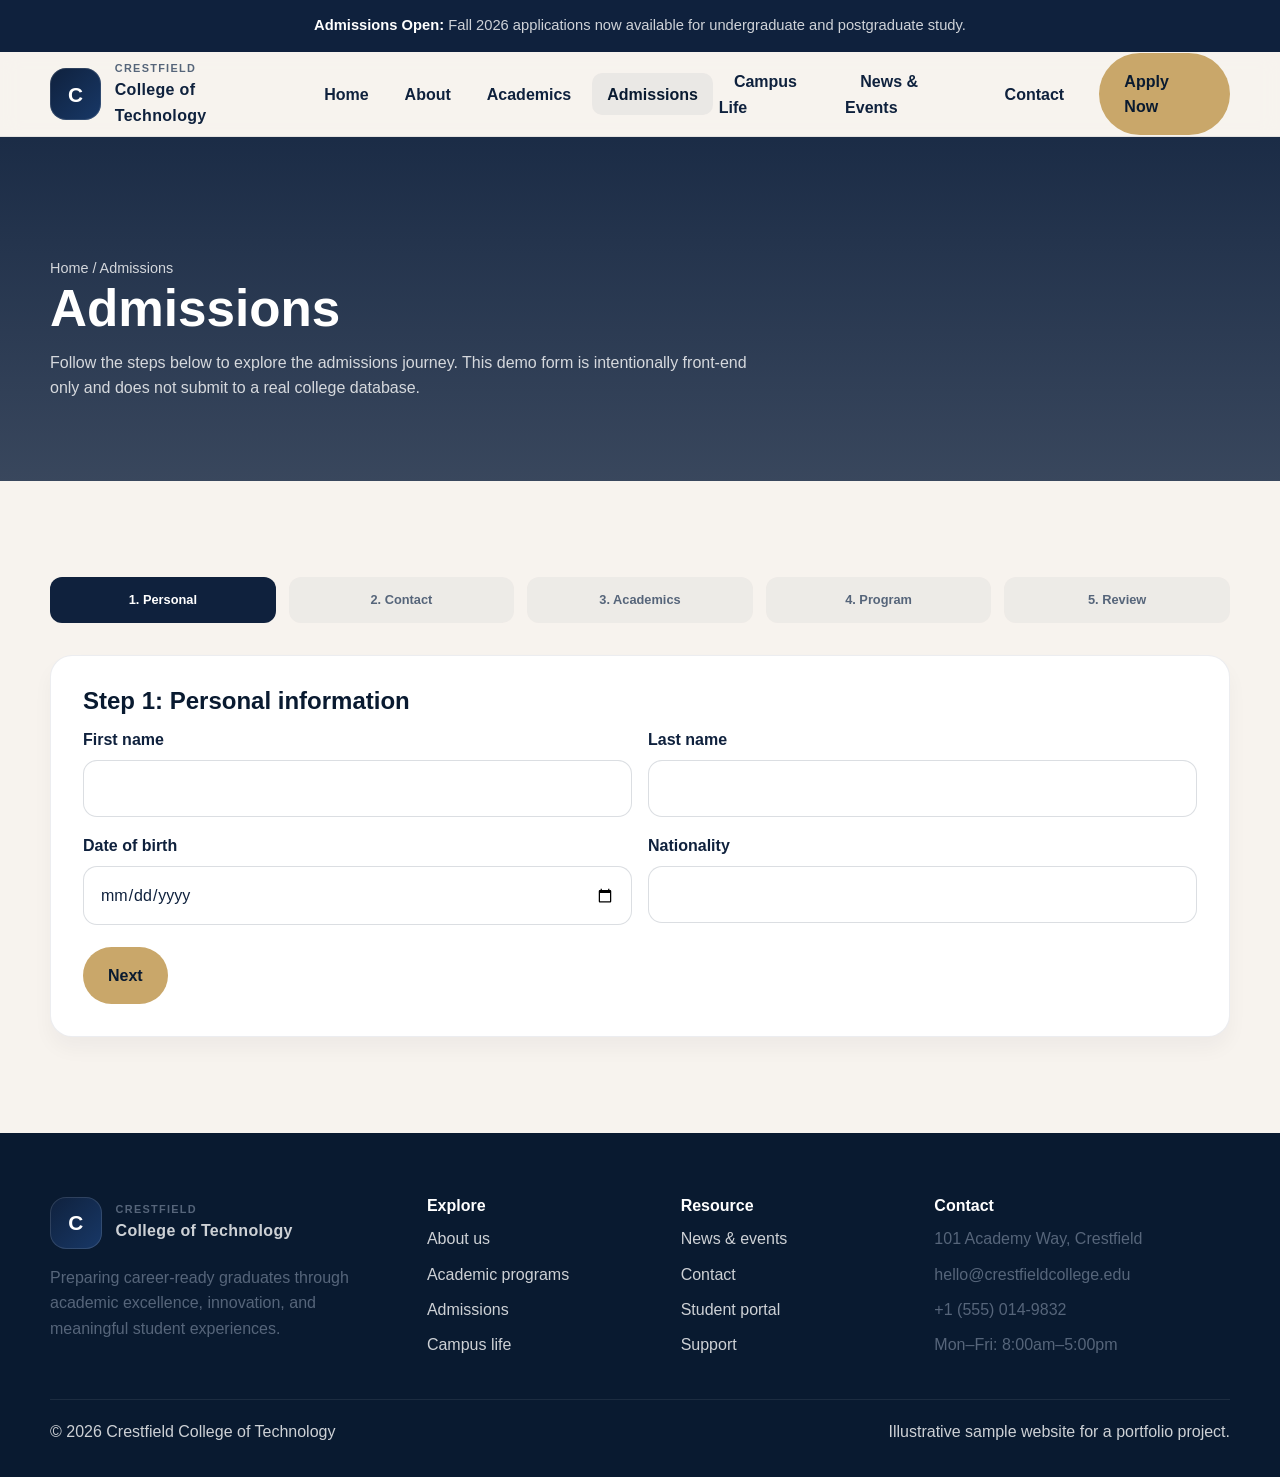
<file: admissions.html>
<!DOCTYPE html>
<html lang="en">
  <head>
    <meta charset="UTF-8" />
    <meta name="viewport" content="width=device-width, initial-scale=1.0" />
    <meta name="description" content="Review admissions requirements and explore a sample multi-step application form for Crestfield College." />
    <meta property="og:title" content="Admissions | Crestfield College" />
    <meta property="og:description" content="Review admissions requirements and explore a sample multi-step application form for Crestfield College." />
    <meta property="og:type" content="website" />
    <meta property="og:image" content="https://images.unsplash.com/photo-1523240795612-9a054b0db644?auto=format&fit=crop&w=1400&q=80" />
    <title>Admissions | Crestfield College</title>
    <link rel="icon" type="image/svg+xml" href="data:image/svg+xml,%3Csvg xmlns='http://www.w3.org/2000/svg' viewBox='0 0 64 64'%3E%3Crect width='64' height='64' rx='18' fill='%230f213d'/%3E%3Ctext x='50%25' y='54%25' dominant-baseline='middle' text-anchor='middle' fill='white' font-size='36' font-family='Arial, sans-serif'%3EC%3C/text%3E%3C/svg%3E" />
    <link rel="stylesheet" href="./css/style.css" />
  </head>
  <body class="admissions-page">
    
<div class="site-announcement"><div class="container"><strong>Admissions Open:</strong> Fall 2026 applications now available for undergraduate and postgraduate study.</div></div>
<header class="site-header">
  <div class="container header-inner">
    <a class="brand" href="./index.html" aria-label="Crestfield College homepage">
      <span class="brand-mark">C</span>
      <span class="brand-text"><small>Crestfield</small><strong>College of Technology</strong></span>
    </a>
    <nav class="primary-nav" aria-label="Main navigation">
      <div class="nav-item"><a href="./index.html">Home</a></div>
      <div class="nav-item"><a href="./about.html">About</a></div>
      <div class="nav-item">
        <button type="button" aria-expanded="false">Academics</button>
        <div class="dropdown-menu">
          <a href="./programs.html">All Programs</a>
          <a href="./program-detail.html?program=computer-science">Computer Science</a>
          <a href="./program-detail.html?program=data-science">Data Science</a>
          <a href="./program-detail.html?program=business-administration">Business Administration</a>
        </div>
      </div>
      <div class="nav-item"><a href="./admissions.html">Admissions</a></div>
      <div class="nav-item"><a href="./campus-life.html">Campus Life</a></div>
      <div class="nav-item"><a href="./news.html">News &amp; Events</a></div>
      <div class="nav-item"><a href="./contact.html">Contact</a></div>
    </nav>
    <div class="header-actions">
      <a class="btn btn-primary" href="./admissions.html">Apply Now</a>
      <button class="mobile-toggle" type="button" aria-label="Toggle menu" aria-expanded="false">☰</button>
    </div>
  </div>
</header>

    
<main>
  <section class="page-hero"><div class="container"><div class="breadcrumbs">Home / Admissions</div><h1>Admissions</h1><p>Follow the steps below to explore the admissions journey. This demo form is intentionally front-end only and does not submit to a real college database.</p></div></section>
  <section class="section"><div class="container"><div class="progress-steps reveal" aria-label="Application progress"><div class="progress-step active">1. Personal</div><div class="progress-step">2. Contact</div><div class="progress-step">3. Academics</div><div class="progress-step">4. Program</div><div class="progress-step">5. Review</div></div><div class="form-panel reveal"><form id="admissionsForm" novalidate><div class="form-step active" data-step="1"><h2>Step 1: Personal information</h2><div class="form-row"><div class="field-group"><label for="firstName">First name</label><input id="firstName" name="firstName" type="text" required /><div class="error-message">This field is required.</div></div><div class="field-group"><label for="lastName">Last name</label><input id="lastName" name="lastName" type="text" required /><div class="error-message">This field is required.</div></div></div><div class="form-row" style="margin-top:1rem;"><div class="field-group"><label for="dateOfBirth">Date of birth</label><input id="dateOfBirth" name="dateOfBirth" type="date" required /><div class="error-message">This field is required.</div></div><div class="field-group"><label for="nationality">Nationality</label><input id="nationality" name="nationality" type="text" required /><div class="error-message">This field is required.</div></div></div></div><div class="form-step" data-step="2"><h2>Step 2: Contact details</h2><div class="form-row"><div class="field-group"><label for="emailAddress">Email</label><input id="emailAddress" name="emailAddress" type="email" required /><div class="error-message">This field is required.</div></div><div class="field-group"><label for="phoneNumber">Phone number</label><input id="phoneNumber" name="phoneNumber" type="tel" required /><div class="error-message">This field is required.</div></div></div><div class="form-row" style="margin-top:1rem;"><div class="field-group"><label for="addressLine">Address</label><input id="addressLine" name="addressLine" type="text" required /><div class="error-message">This field is required.</div></div><div class="field-group"><label for="city">City</label><input id="city" name="city" type="text" required /><div class="error-message">This field is required.</div></div></div></div><div class="form-step" data-step="3"><h2>Step 3: Academic background</h2><div class="form-row"><div class="field-group"><label for="schoolName">School or institution</label><input id="schoolName" name="schoolName" type="text" required /><div class="error-message">This field is required.</div></div><div class="field-group"><label for="qualificationLevel">Qualification level</label><select id="qualificationLevel" name="qualificationLevel" required><option value="">Select an option</option><option>High school diploma</option><option>Associate degree</option><option>Undergraduate</option><option>Postgraduate</option></select><div class="error-message">This field is required.</div></div></div><div class="form-row" style="margin-top:1rem;"><div class="field-group"><label for="gpaScore">Academic average / GPA</label><input id="gpaScore" name="gpaScore" type="text" required /><div class="error-message">This field is required.</div></div><div class="field-group"><label for="intakeTerm">Preferred intake term</label><select id="intakeTerm" name="intakeTerm" required><option value="">Select a term</option><option>Fall 2026</option><option>Spring 2027</option><option>Summer 2027</option></select><div class="error-message">This field is required.</div></div></div></div><div class="form-step" data-step="4"><h2>Step 4: Program selection</h2><div class="field-group"><label for="programChoice">Chosen program</label><select id="programChoice" name="programChoice" required><option value="">Select a program</option></select><div class="error-message">This field is required.</div></div><div class="field-group" style="margin-top:1rem;"><label for="statement">Why this program?</label><textarea id="statement" name="statement" required placeholder="Tell us about your interests and goals."></textarea><div class="error-message">This field is required.</div></div></div><div class="form-step" data-step="5"><h2>Step 5: Review and confirmation</h2><p>Please review the information you have entered before submitting a demo application.</p></div><div class="form-actions"><button id="prevStep" class="btn btn-secondary" type="button">Previous</button><button id="nextStep" class="btn btn-primary" type="button">Next</button><button id="submitApplication" class="btn btn-primary" type="submit" style="display:none;">Submit demo application</button></div><div id="formSuccess" class="form-success" aria-live="polite"></div></form></div></div></section>
</main>

    
<footer class="footer">
  <div class="container footer-grid">
    <div>
      <a class="brand" href="./index.html" aria-label="Crestfield College homepage">
        <span class="brand-mark">C</span>
        <span class="brand-text"><small>Crestfield</small><strong>College of Technology</strong></span>
      </a>
      <p style="margin-top:1rem; max-width: 320px;">Preparing career-ready graduates through academic excellence, innovation, and meaningful student experiences.</p>
    </div>
    <div>
      <h4>Explore</h4>
      <ul class="card-list">
        <li><a href="./about.html">About us</a></li>
        <li><a href="./programs.html">Academic programs</a></li>
        <li><a href="./admissions.html">Admissions</a></li>
        <li><a href="./campus-life.html">Campus life</a></li>
      </ul>
    </div>
    <div>
      <h4>Resource</h4>
      <ul class="card-list">
        <li><a href="./news.html">News &amp; events</a></li>
        <li><a href="./contact.html">Contact</a></li>
        <li><a href="./student-portal.html">Student portal</a></li>
        <li><a href="./404.html">Support</a></li>
      </ul>
    </div>
    <div>
      <h4>Contact</h4>
      <ul class="card-list">
        <li>101 Academy Way, Crestfield</li>
        <li>hello@crestfieldcollege.edu</li>
        <li>+1 (555) 014-9832</li>
        <li>Mon–Fri: 8:00am–5:00pm</li>
      </ul>
    </div>
  </div>
  <div class="container footer-bottom">
    <span>© <span id="year"></span> Crestfield College of Technology</span>
    <span>Illustrative sample website for a portfolio project.</span>
  </div>
</footer>
<button class="back-to-top" type="button" aria-label="Back to top">↑</button>

    <script src="./js/main.js"></script>
    <script src="./js/admissions.js"></script>
  </body>
</html>
</file>
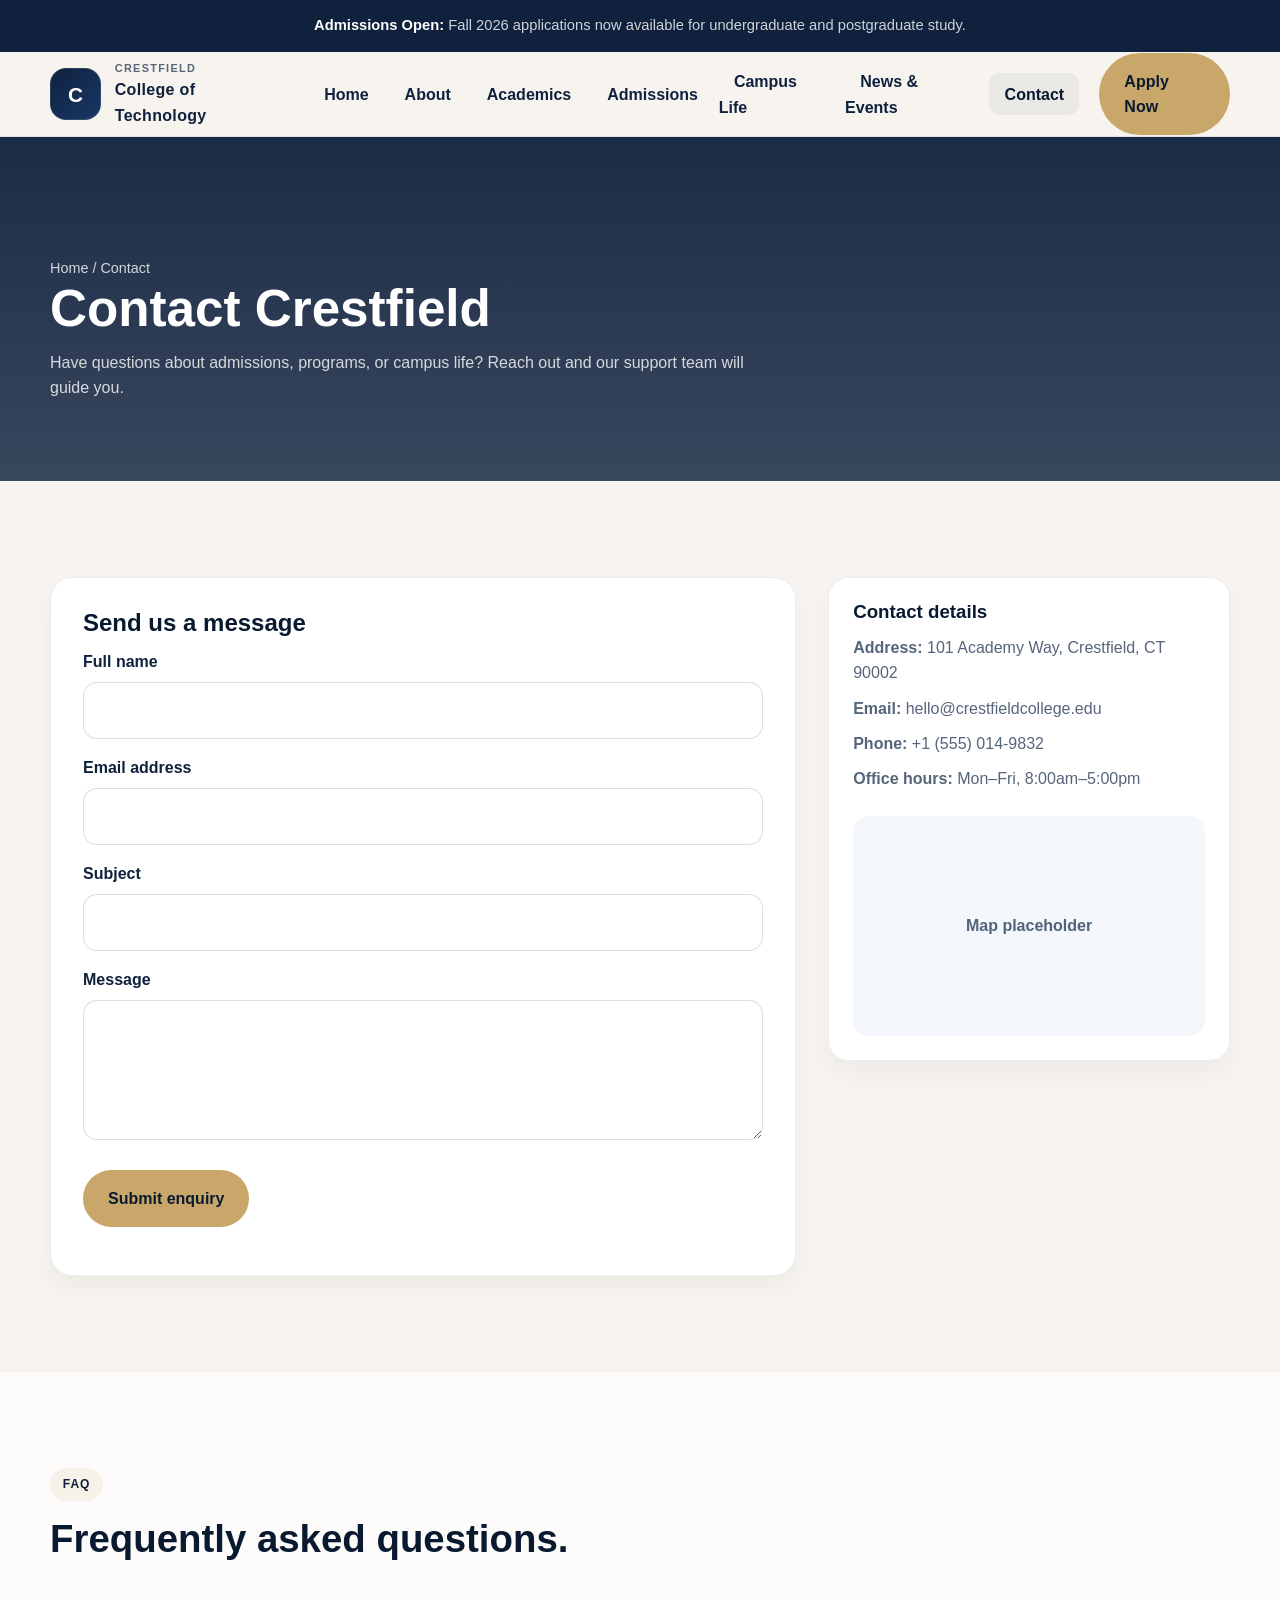
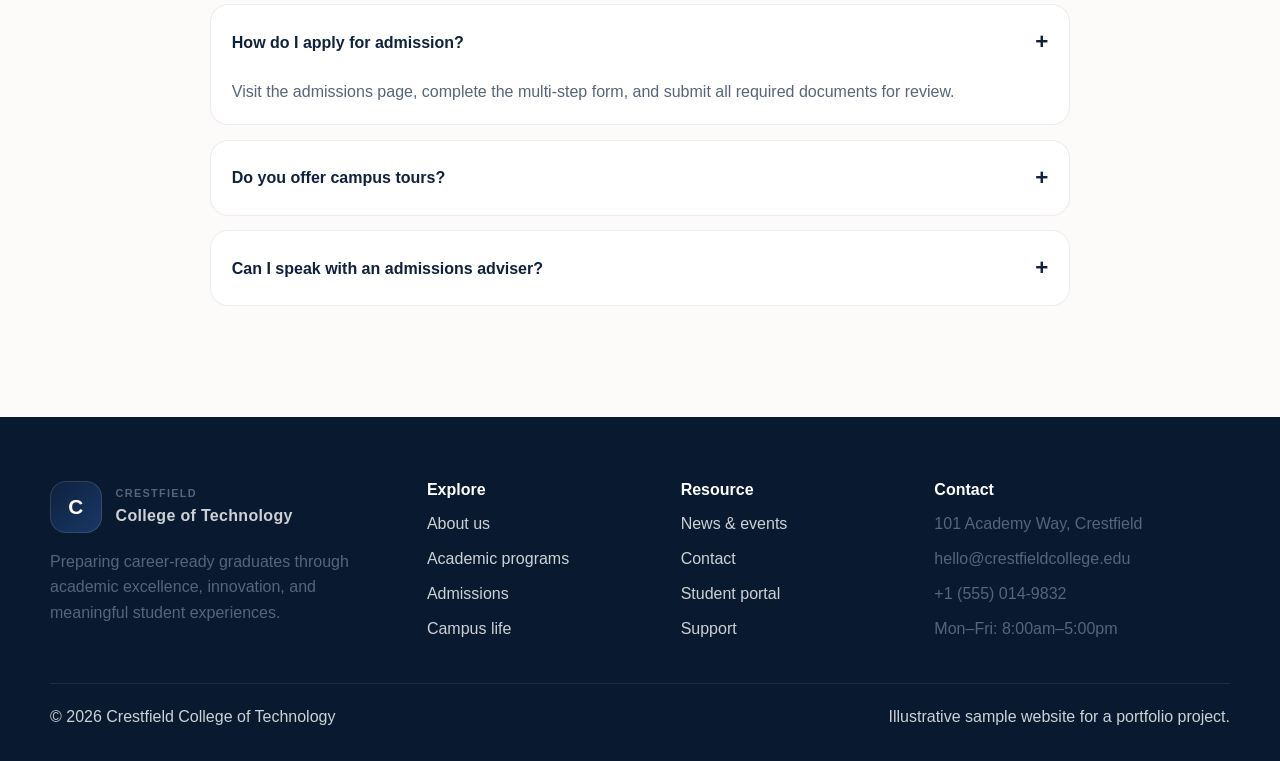
<file: contact.html>
<!DOCTYPE html>
<html lang="en">
  <head>
    <meta charset="UTF-8" />
    <meta name="viewport" content="width=device-width, initial-scale=1.0" />
    <meta name="description" content="Get in touch with Crestfield College for admissions, program, and campus questions." />
    <meta property="og:title" content="Contact | Crestfield College" />
    <meta property="og:description" content="Get in touch with Crestfield College for admissions, program, and campus questions." />
    <meta property="og:type" content="website" />
    <meta property="og:image" content="https://images.unsplash.com/photo-1523240795612-9a054b0db644?auto=format&fit=crop&w=1400&q=80" />
    <title>Contact | Crestfield College</title>
    <link rel="icon" type="image/svg+xml" href="data:image/svg+xml,%3Csvg xmlns='http://www.w3.org/2000/svg' viewBox='0 0 64 64'%3E%3Crect width='64' height='64' rx='18' fill='%230f213d'/%3E%3Ctext x='50%25' y='54%25' dominant-baseline='middle' text-anchor='middle' fill='white' font-size='36' font-family='Arial, sans-serif'%3EC%3C/text%3E%3C/svg%3E" />
    <link rel="stylesheet" href="./css/style.css" />
  </head>
  <body class="contact-page">
    
<div class="site-announcement"><div class="container"><strong>Admissions Open:</strong> Fall 2026 applications now available for undergraduate and postgraduate study.</div></div>
<header class="site-header">
  <div class="container header-inner">
    <a class="brand" href="./index.html" aria-label="Crestfield College homepage">
      <span class="brand-mark">C</span>
      <span class="brand-text"><small>Crestfield</small><strong>College of Technology</strong></span>
    </a>
    <nav class="primary-nav" aria-label="Main navigation">
      <div class="nav-item"><a href="./index.html">Home</a></div>
      <div class="nav-item"><a href="./about.html">About</a></div>
      <div class="nav-item">
        <button type="button" aria-expanded="false">Academics</button>
        <div class="dropdown-menu">
          <a href="./programs.html">All Programs</a>
          <a href="./program-detail.html?program=computer-science">Computer Science</a>
          <a href="./program-detail.html?program=data-science">Data Science</a>
          <a href="./program-detail.html?program=business-administration">Business Administration</a>
        </div>
      </div>
      <div class="nav-item"><a href="./admissions.html">Admissions</a></div>
      <div class="nav-item"><a href="./campus-life.html">Campus Life</a></div>
      <div class="nav-item"><a href="./news.html">News &amp; Events</a></div>
      <div class="nav-item"><a href="./contact.html">Contact</a></div>
    </nav>
    <div class="header-actions">
      <a class="btn btn-primary" href="./admissions.html">Apply Now</a>
      <button class="mobile-toggle" type="button" aria-label="Toggle menu" aria-expanded="false">☰</button>
    </div>
  </div>
</header>

    
<main>
  <section class="page-hero"><div class="container"><div class="breadcrumbs">Home / Contact</div><h1>Contact Crestfield</h1><p>Have questions about admissions, programs, or campus life? Reach out and our support team will guide you.</p></div></section>
  <section class="section"><div class="container contact-parts"><div class="form-panel reveal"><h2>Send us a message</h2><form id="contactForm" novalidate><div class="field-group"><label for="contactName">Full name</label><input id="contactName" type="text" name="name" required /><div class="error-message">Please enter your name.</div></div><div class="field-group" style="margin-top:1rem;"><label for="contactEmail">Email address</label><input id="contactEmail" type="email" name="email" required /><div class="error-message">Please enter a valid email.</div></div><div class="field-group" style="margin-top:1rem;"><label for="contactSubject">Subject</label><input id="contactSubject" type="text" name="subject" required /><div class="error-message">Please enter a subject.</div></div><div class="field-group" style="margin-top:1rem;"><label for="contactMessage">Message</label><textarea id="contactMessage" name="message" required></textarea><div class="error-message">Please enter your message.</div></div><div class="form-actions"><button class="btn btn-primary" type="submit">Submit enquiry</button></div><div id="contactStatus" aria-live="polite" style="margin-top:1rem; font-weight:600;"></div></form></div><div class="card reveal"><h3>Contact details</h3><ul class="card-list"><li><strong>Address:</strong> 101 Academy Way, Crestfield, CT 90002</li><li><strong>Email:</strong> hello@crestfieldcollege.edu</li><li><strong>Phone:</strong> +1 (555) 014-9832</li><li><strong>Office hours:</strong> Mon–Fri, 8:00am–5:00pm</li></ul><div style="margin-top:1.5rem; background:#f3f6fb; border-radius:16px; padding:1rem; min-height:220px; display:grid; place-items:center; color:#51637a; font-weight:700;">Map placeholder</div></div></div></section>
  <section class="section" style="background: rgba(255,255,255,0.7);"><div class="container"><div class="section-header reveal"><div><span class="eyebrow">FAQ</span><h2>Frequently asked questions.</h2></div></div><div class="faq-list reveal"><div class="faq-item open"><button class="faq-question" type="button" aria-expanded="true"><span>How do I apply for admission?</span><span class="toggle-sign">+</span></button><div class="faq-answer"><p>Visit the admissions page, complete the multi-step form, and submit all required documents for review.</p></div></div><div class="faq-item"><button class="faq-question" type="button" aria-expanded="false"><span>Do you offer campus tours?</span><span class="toggle-sign">+</span></button><div class="faq-answer"><p>Yes. Prospective families and students can schedule guided campus visits and open day appointments.</p></div></div><div class="faq-item"><button class="faq-question" type="button" aria-expanded="false"><span>Can I speak with an admissions adviser?</span><span class="toggle-sign">+</span></button><div class="faq-answer"><p>Absolutely. Contact our admissions office by email or phone to arrange a consultation.</p></div></div></div></div></section>
</main>

    
<footer class="footer">
  <div class="container footer-grid">
    <div>
      <a class="brand" href="./index.html" aria-label="Crestfield College homepage">
        <span class="brand-mark">C</span>
        <span class="brand-text"><small>Crestfield</small><strong>College of Technology</strong></span>
      </a>
      <p style="margin-top:1rem; max-width: 320px;">Preparing career-ready graduates through academic excellence, innovation, and meaningful student experiences.</p>
    </div>
    <div>
      <h4>Explore</h4>
      <ul class="card-list">
        <li><a href="./about.html">About us</a></li>
        <li><a href="./programs.html">Academic programs</a></li>
        <li><a href="./admissions.html">Admissions</a></li>
        <li><a href="./campus-life.html">Campus life</a></li>
      </ul>
    </div>
    <div>
      <h4>Resource</h4>
      <ul class="card-list">
        <li><a href="./news.html">News &amp; events</a></li>
        <li><a href="./contact.html">Contact</a></li>
        <li><a href="./student-portal.html">Student portal</a></li>
        <li><a href="./404.html">Support</a></li>
      </ul>
    </div>
    <div>
      <h4>Contact</h4>
      <ul class="card-list">
        <li>101 Academy Way, Crestfield</li>
        <li>hello@crestfieldcollege.edu</li>
        <li>+1 (555) 014-9832</li>
        <li>Mon–Fri: 8:00am–5:00pm</li>
      </ul>
    </div>
  </div>
  <div class="container footer-bottom">
    <span>© <span id="year"></span> Crestfield College of Technology</span>
    <span>Illustrative sample website for a portfolio project.</span>
  </div>
</footer>
<button class="back-to-top" type="button" aria-label="Back to top">↑</button>

    <script src="./js/main.js"></script>
    <script src="./js/contact.js"></script>
  </body>
</html>
</file>
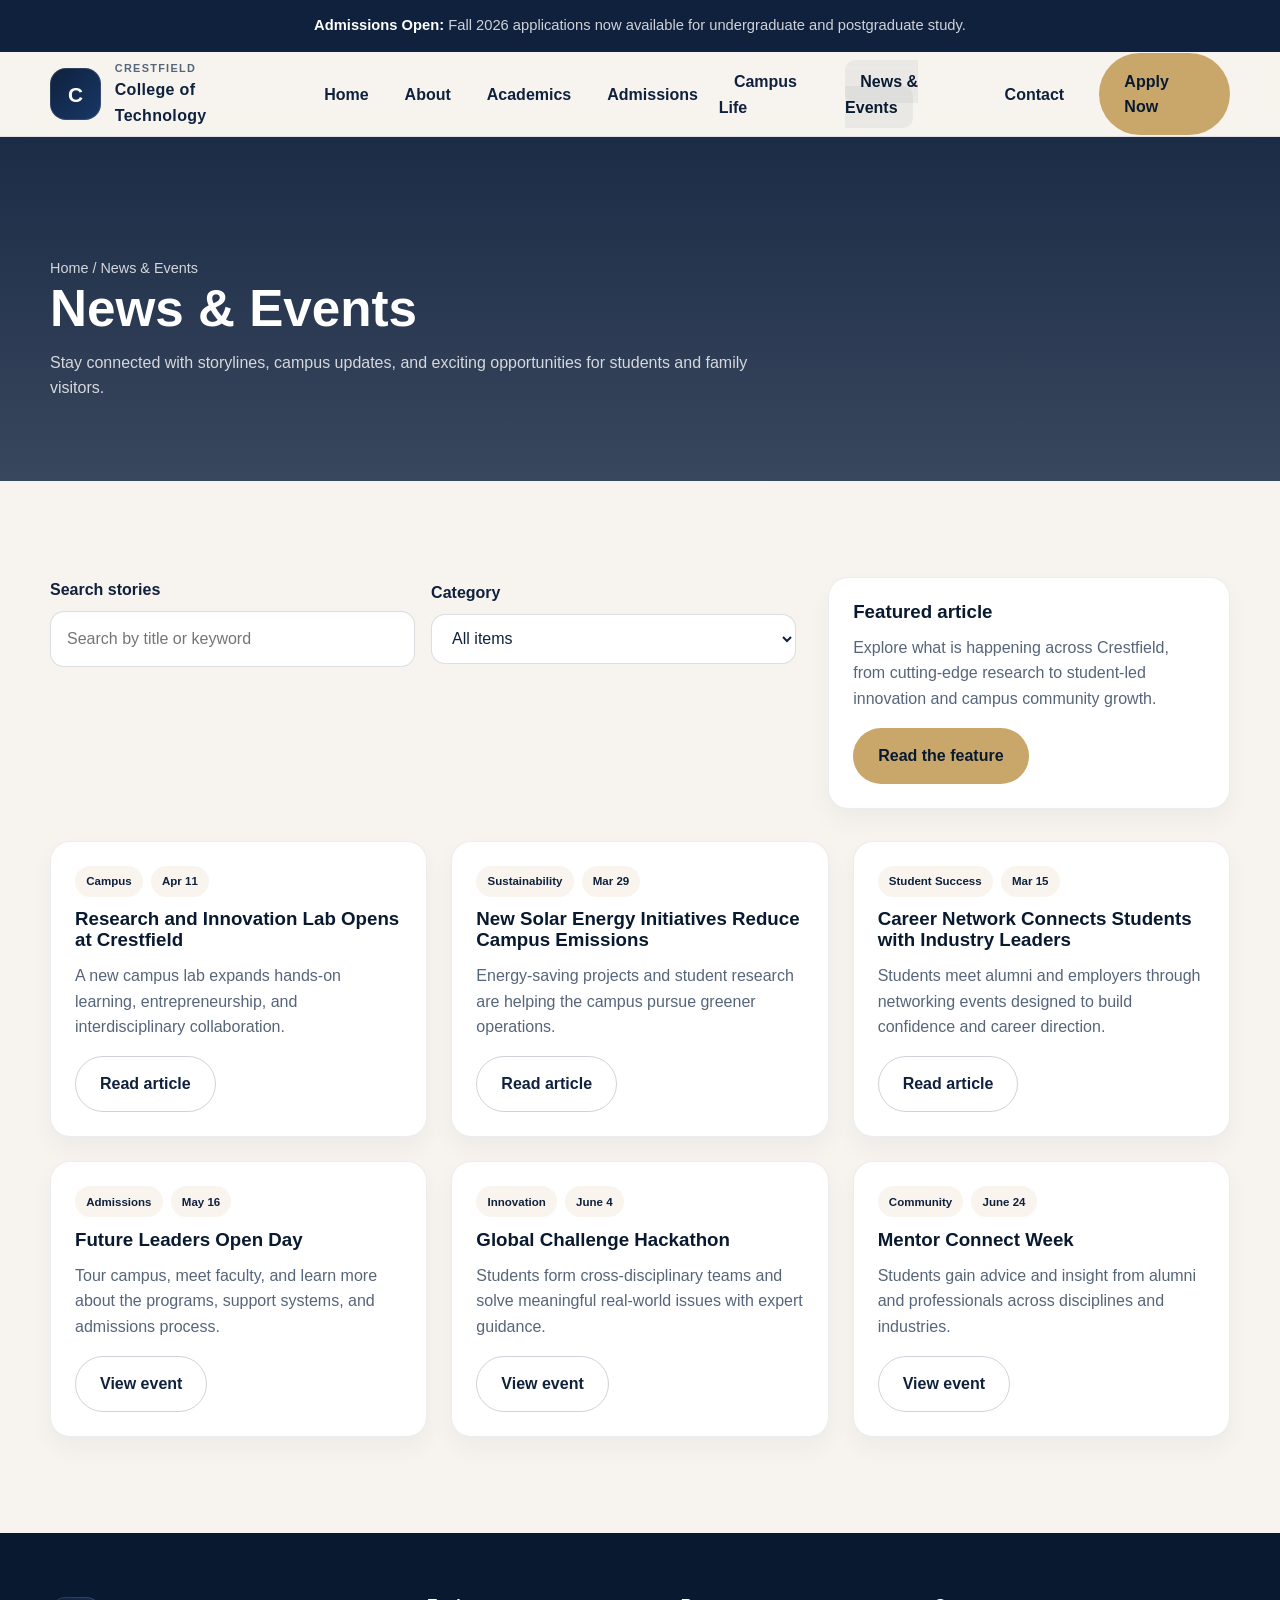
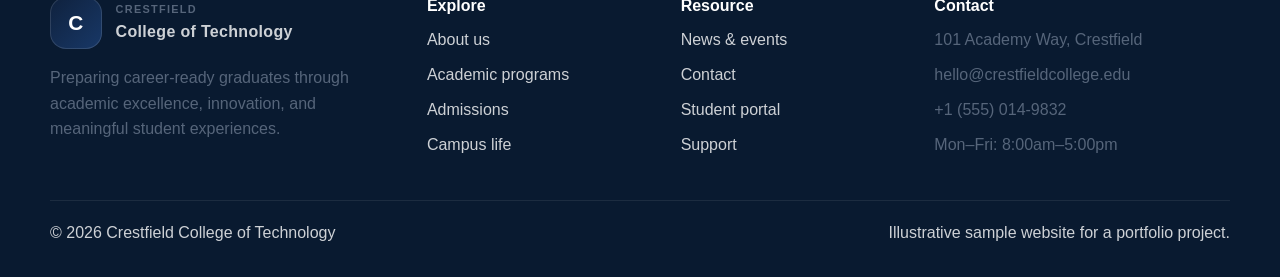
<file: news.html>
<!DOCTYPE html>
<html lang="en">
  <head>
    <meta charset="UTF-8" />
    <meta name="viewport" content="width=device-width, initial-scale=1.0" />
    <meta name="description" content="Read campus stories, event updates, and sample student-focused articles from Crestfield College." />
    <meta property="og:title" content="News & Events | Crestfield College" />
    <meta property="og:description" content="Read campus stories, event updates, and sample student-focused articles from Crestfield College." />
    <meta property="og:type" content="website" />
    <meta property="og:image" content="https://images.unsplash.com/photo-1523240795612-9a054b0db644?auto=format&fit=crop&w=1400&q=80" />
    <title>News & Events | Crestfield College</title>
    <link rel="icon" type="image/svg+xml" href="data:image/svg+xml,%3Csvg xmlns='http://www.w3.org/2000/svg' viewBox='0 0 64 64'%3E%3Crect width='64' height='64' rx='18' fill='%230f213d'/%3E%3Ctext x='50%25' y='54%25' dominant-baseline='middle' text-anchor='middle' fill='white' font-size='36' font-family='Arial, sans-serif'%3EC%3C/text%3E%3C/svg%3E" />
    <link rel="stylesheet" href="./css/style.css" />
  </head>
  <body class="news-page">
    
<div class="site-announcement"><div class="container"><strong>Admissions Open:</strong> Fall 2026 applications now available for undergraduate and postgraduate study.</div></div>
<header class="site-header">
  <div class="container header-inner">
    <a class="brand" href="./index.html" aria-label="Crestfield College homepage">
      <span class="brand-mark">C</span>
      <span class="brand-text"><small>Crestfield</small><strong>College of Technology</strong></span>
    </a>
    <nav class="primary-nav" aria-label="Main navigation">
      <div class="nav-item"><a href="./index.html">Home</a></div>
      <div class="nav-item"><a href="./about.html">About</a></div>
      <div class="nav-item">
        <button type="button" aria-expanded="false">Academics</button>
        <div class="dropdown-menu">
          <a href="./programs.html">All Programs</a>
          <a href="./program-detail.html?program=computer-science">Computer Science</a>
          <a href="./program-detail.html?program=data-science">Data Science</a>
          <a href="./program-detail.html?program=business-administration">Business Administration</a>
        </div>
      </div>
      <div class="nav-item"><a href="./admissions.html">Admissions</a></div>
      <div class="nav-item"><a href="./campus-life.html">Campus Life</a></div>
      <div class="nav-item"><a href="./news.html">News &amp; Events</a></div>
      <div class="nav-item"><a href="./contact.html">Contact</a></div>
    </nav>
    <div class="header-actions">
      <a class="btn btn-primary" href="./admissions.html">Apply Now</a>
      <button class="mobile-toggle" type="button" aria-label="Toggle menu" aria-expanded="false">☰</button>
    </div>
  </div>
</header>

    
<main>
  <section class="page-hero"><div class="container"><div class="breadcrumbs">Home / News &amp; Events</div><h1>News &amp; Events</h1><p>Stay connected with storylines, campus updates, and exciting opportunities for students and family visitors.</p></div></section>
  <section class="section"><div class="container news-filter-wrap"><div class="reveal"><div class="filter-bar"><div class="field"><label for="newsSearch">Search stories</label><input id="newsSearch" type="search" placeholder="Search by title or keyword" /></div><div class="field"><label for="newsCategory">Category</label><select id="newsCategory"><option value="all">All items</option><option value="Campus">Campus</option><option value="Sustainability">Sustainability</option><option value="Student Success">Student Success</option><option value="Admissions">Admissions</option><option value="Innovation">Innovation</option><option value="Community">Community</option></select></div></div></div><div class="card reveal"><h3>Featured article</h3><p>Explore what is happening across Crestfield, from cutting-edge research to student-led innovation and campus community growth.</p><a class="btn btn-primary" href="./news-detail.html?slug=research-innovation&type=news">Read the feature</a></div></div><div class="container" style="margin-top:2rem;"><div id="newsGrid" class="news-grid"><article class="card news-card reveal" data-title="Research and Innovation Lab Opens at Crestfield" data-category="Campus"><div class="meta"><span>Campus</span><span>Apr 11</span></div><h3>Research and Innovation Lab Opens at Crestfield</h3><p>A new campus lab expands hands-on learning, entrepreneurship, and interdisciplinary collaboration.</p><a class="btn btn-secondary" href="./news-detail.html?slug=research-innovation&type=news">Read article</a></article><article class="card news-card reveal" data-title="New Solar Energy Initiatives Reduce Campus Emissions" data-category="Sustainability"><div class="meta"><span>Sustainability</span><span>Mar 29</span></div><h3>New Solar Energy Initiatives Reduce Campus Emissions</h3><p>Energy-saving projects and student research are helping the campus pursue greener operations.</p><a class="btn btn-secondary" href="./news-detail.html?slug=new-solar&type=news">Read article</a></article><article class="card news-card reveal" data-title="Career Network Connects Students with Industry Leaders" data-category="Student Success"><div class="meta"><span>Student Success</span><span>Mar 15</span></div><h3>Career Network Connects Students with Industry Leaders</h3><p>Students meet alumni and employers through networking events designed to build confidence and career direction.</p><a class="btn btn-secondary" href="./news-detail.html?slug=career-network&type=news">Read article</a></article><article class="card event-card reveal" data-title="Future Leaders Open Day" data-category="Admissions"><div class="meta"><span>Admissions</span><span>May 16</span></div><h3>Future Leaders Open Day</h3><p>Tour campus, meet faculty, and learn more about the programs, support systems, and admissions process.</p><a class="btn btn-secondary" href="./event-detail.html?slug=open-day">View event</a></article><article class="card event-card reveal" data-title="Global Challenge Hackathon" data-category="Innovation"><div class="meta"><span>Innovation</span><span>June 4</span></div><h3>Global Challenge Hackathon</h3><p>Students form cross-disciplinary teams and solve meaningful real-world issues with expert guidance.</p><a class="btn btn-secondary" href="./event-detail.html?slug=hackathon">View event</a></article><article class="card event-card reveal" data-title="Mentor Connect Week" data-category="Community"><div class="meta"><span>Community</span><span>June 24</span></div><h3>Mentor Connect Week</h3><p>Students gain advice and insight from alumni and professionals across disciplines and industries.</p><a class="btn btn-secondary" href="./event-detail.html?slug=mentor">View event</a></article></div><div id="newsEmpty" class="empty-state"><h3>No news or events match your search.</h3><p>Adjust your filters to explore more campus updates.</p></div></div></div></section>
</main>

    
<footer class="footer">
  <div class="container footer-grid">
    <div>
      <a class="brand" href="./index.html" aria-label="Crestfield College homepage">
        <span class="brand-mark">C</span>
        <span class="brand-text"><small>Crestfield</small><strong>College of Technology</strong></span>
      </a>
      <p style="margin-top:1rem; max-width: 320px;">Preparing career-ready graduates through academic excellence, innovation, and meaningful student experiences.</p>
    </div>
    <div>
      <h4>Explore</h4>
      <ul class="card-list">
        <li><a href="./about.html">About us</a></li>
        <li><a href="./programs.html">Academic programs</a></li>
        <li><a href="./admissions.html">Admissions</a></li>
        <li><a href="./campus-life.html">Campus life</a></li>
      </ul>
    </div>
    <div>
      <h4>Resource</h4>
      <ul class="card-list">
        <li><a href="./news.html">News &amp; events</a></li>
        <li><a href="./contact.html">Contact</a></li>
        <li><a href="./student-portal.html">Student portal</a></li>
        <li><a href="./404.html">Support</a></li>
      </ul>
    </div>
    <div>
      <h4>Contact</h4>
      <ul class="card-list">
        <li>101 Academy Way, Crestfield</li>
        <li>hello@crestfieldcollege.edu</li>
        <li>+1 (555) 014-9832</li>
        <li>Mon–Fri: 8:00am–5:00pm</li>
      </ul>
    </div>
  </div>
  <div class="container footer-bottom">
    <span>© <span id="year"></span> Crestfield College of Technology</span>
    <span>Illustrative sample website for a portfolio project.</span>
  </div>
</footer>
<button class="back-to-top" type="button" aria-label="Back to top">↑</button>

    <script src="./js/main.js"></script>
  </body>
</html>
</file>
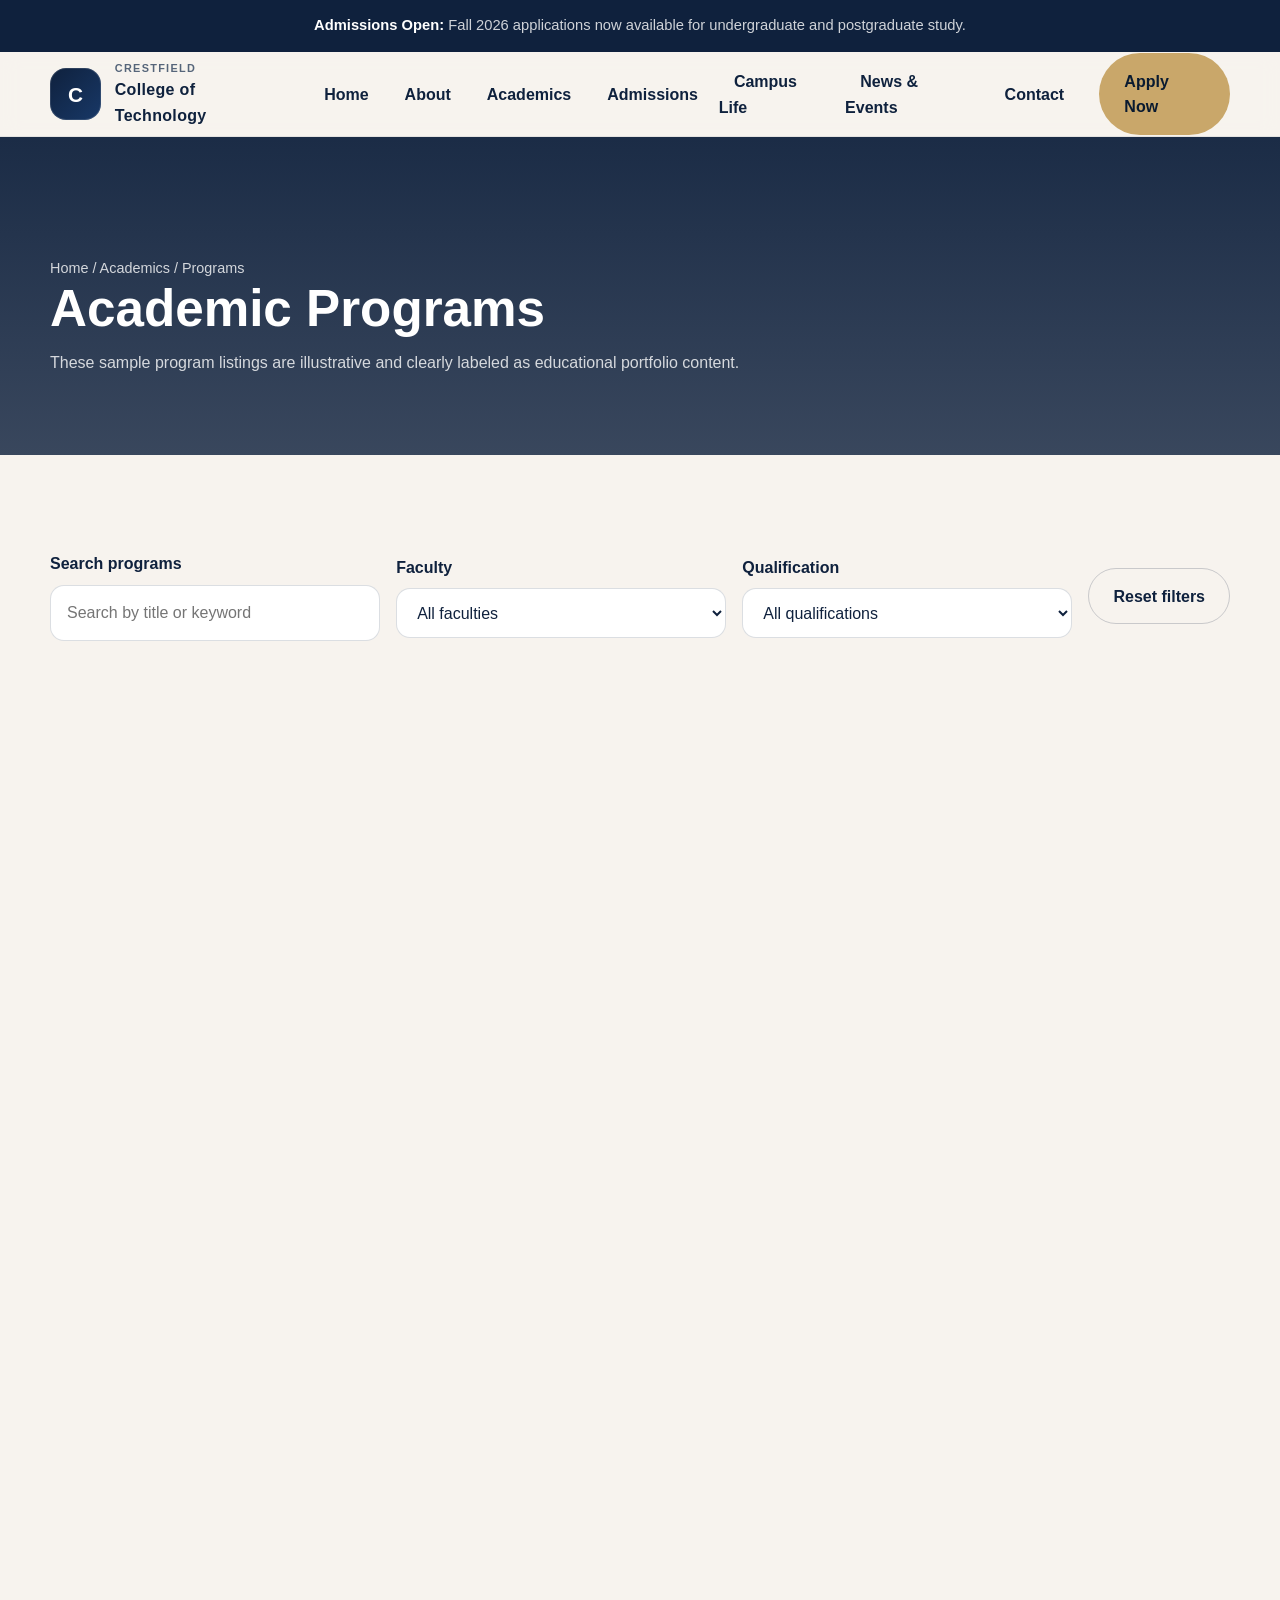
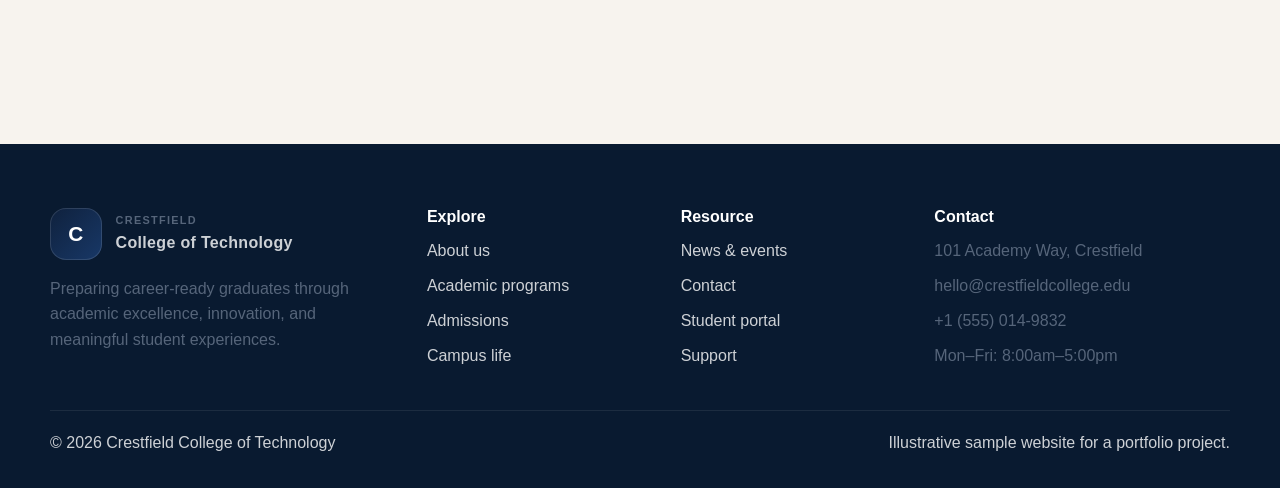
<file: programs.html>
<!DOCTYPE html>
<html lang="en">
  <head>
    <meta charset="UTF-8" />
    <meta name="viewport" content="width=device-width, initial-scale=1.0" />
    <meta name="description" content="Browse illustrative undergraduate programs at Crestfield College and use the live search and filters." />
    <meta property="og:title" content="Programs | Crestfield College" />
    <meta property="og:description" content="Browse illustrative undergraduate programs at Crestfield College and use the live search and filters." />
    <meta property="og:type" content="website" />
    <meta property="og:image" content="https://images.unsplash.com/photo-1523240795612-9a054b0db644?auto=format&fit=crop&w=1400&q=80" />
    <title>Programs | Crestfield College</title>
    <link rel="icon" type="image/svg+xml" href="data:image/svg+xml,%3Csvg xmlns='http://www.w3.org/2000/svg' viewBox='0 0 64 64'%3E%3Crect width='64' height='64' rx='18' fill='%230f213d'/%3E%3Ctext x='50%25' y='54%25' dominant-baseline='middle' text-anchor='middle' fill='white' font-size='36' font-family='Arial, sans-serif'%3EC%3C/text%3E%3C/svg%3E" />
    <link rel="stylesheet" href="./css/style.css" />
  </head>
  <body class="programs-page">
    
<div class="site-announcement"><div class="container"><strong>Admissions Open:</strong> Fall 2026 applications now available for undergraduate and postgraduate study.</div></div>
<header class="site-header">
  <div class="container header-inner">
    <a class="brand" href="./index.html" aria-label="Crestfield College homepage">
      <span class="brand-mark">C</span>
      <span class="brand-text"><small>Crestfield</small><strong>College of Technology</strong></span>
    </a>
    <nav class="primary-nav" aria-label="Main navigation">
      <div class="nav-item"><a href="./index.html">Home</a></div>
      <div class="nav-item"><a href="./about.html">About</a></div>
      <div class="nav-item">
        <button type="button" aria-expanded="false">Academics</button>
        <div class="dropdown-menu">
          <a href="./programs.html">All Programs</a>
          <a href="./program-detail.html?program=computer-science">Computer Science</a>
          <a href="./program-detail.html?program=data-science">Data Science</a>
          <a href="./program-detail.html?program=business-administration">Business Administration</a>
        </div>
      </div>
      <div class="nav-item"><a href="./admissions.html">Admissions</a></div>
      <div class="nav-item"><a href="./campus-life.html">Campus Life</a></div>
      <div class="nav-item"><a href="./news.html">News &amp; Events</a></div>
      <div class="nav-item"><a href="./contact.html">Contact</a></div>
    </nav>
    <div class="header-actions">
      <a class="btn btn-primary" href="./admissions.html">Apply Now</a>
      <button class="mobile-toggle" type="button" aria-label="Toggle menu" aria-expanded="false">☰</button>
    </div>
  </div>
</header>

    
<main>
  <section class="page-hero"><div class="container"><div class="breadcrumbs">Home / Academics / Programs</div><h1>Academic Programs</h1><p>These sample program listings are illustrative and clearly labeled as educational portfolio content.</p></div></section>
  <section class="section"><div class="container"><div class="filter-bar reveal"><div class="field"><label for="programSearch">Search programs</label><input id="programSearch" type="search" placeholder="Search by title or keyword" /></div><div class="field"><label for="facultyFilter">Faculty</label><select id="facultyFilter"><option value="all">All faculties</option><option value="Faculty of Computing">Faculty of Computing</option><option value="School of Analytics">School of Analytics</option><option value="School of Engineering">School of Engineering</option><option value="School of Business">School of Business</option><option value="School of Media &amp; Communication">School of Media &amp; Communication</option></select></div><div class="field"><label for="qualificationFilter">Qualification</label><select id="qualificationFilter"><option value="all">All qualifications</option><option value="Bachelor">Bachelor</option><option value="Diploma">Diploma</option></select></div><button id="resetFilters" class="btn btn-secondary" type="button">Reset filters</button></div><div id="programGrid" class="program-grid"></div><div id="programEmpty" class="empty-state"><h3>No programs match your current search.</h3><p>Try changing your filters or resetting the search criteria.</p></div></div></section>
</main>

    
<footer class="footer">
  <div class="container footer-grid">
    <div>
      <a class="brand" href="./index.html" aria-label="Crestfield College homepage">
        <span class="brand-mark">C</span>
        <span class="brand-text"><small>Crestfield</small><strong>College of Technology</strong></span>
      </a>
      <p style="margin-top:1rem; max-width: 320px;">Preparing career-ready graduates through academic excellence, innovation, and meaningful student experiences.</p>
    </div>
    <div>
      <h4>Explore</h4>
      <ul class="card-list">
        <li><a href="./about.html">About us</a></li>
        <li><a href="./programs.html">Academic programs</a></li>
        <li><a href="./admissions.html">Admissions</a></li>
        <li><a href="./campus-life.html">Campus life</a></li>
      </ul>
    </div>
    <div>
      <h4>Resource</h4>
      <ul class="card-list">
        <li><a href="./news.html">News &amp; events</a></li>
        <li><a href="./contact.html">Contact</a></li>
        <li><a href="./student-portal.html">Student portal</a></li>
        <li><a href="./404.html">Support</a></li>
      </ul>
    </div>
    <div>
      <h4>Contact</h4>
      <ul class="card-list">
        <li>101 Academy Way, Crestfield</li>
        <li>hello@crestfieldcollege.edu</li>
        <li>+1 (555) 014-9832</li>
        <li>Mon–Fri: 8:00am–5:00pm</li>
      </ul>
    </div>
  </div>
  <div class="container footer-bottom">
    <span>© <span id="year"></span> Crestfield College of Technology</span>
    <span>Illustrative sample website for a portfolio project.</span>
  </div>
</footer>
<button class="back-to-top" type="button" aria-label="Back to top">↑</button>

    <script src="./js/main.js"></script>
    <script src="./js/programs.js"></script>
  </body>
</html>
</file>
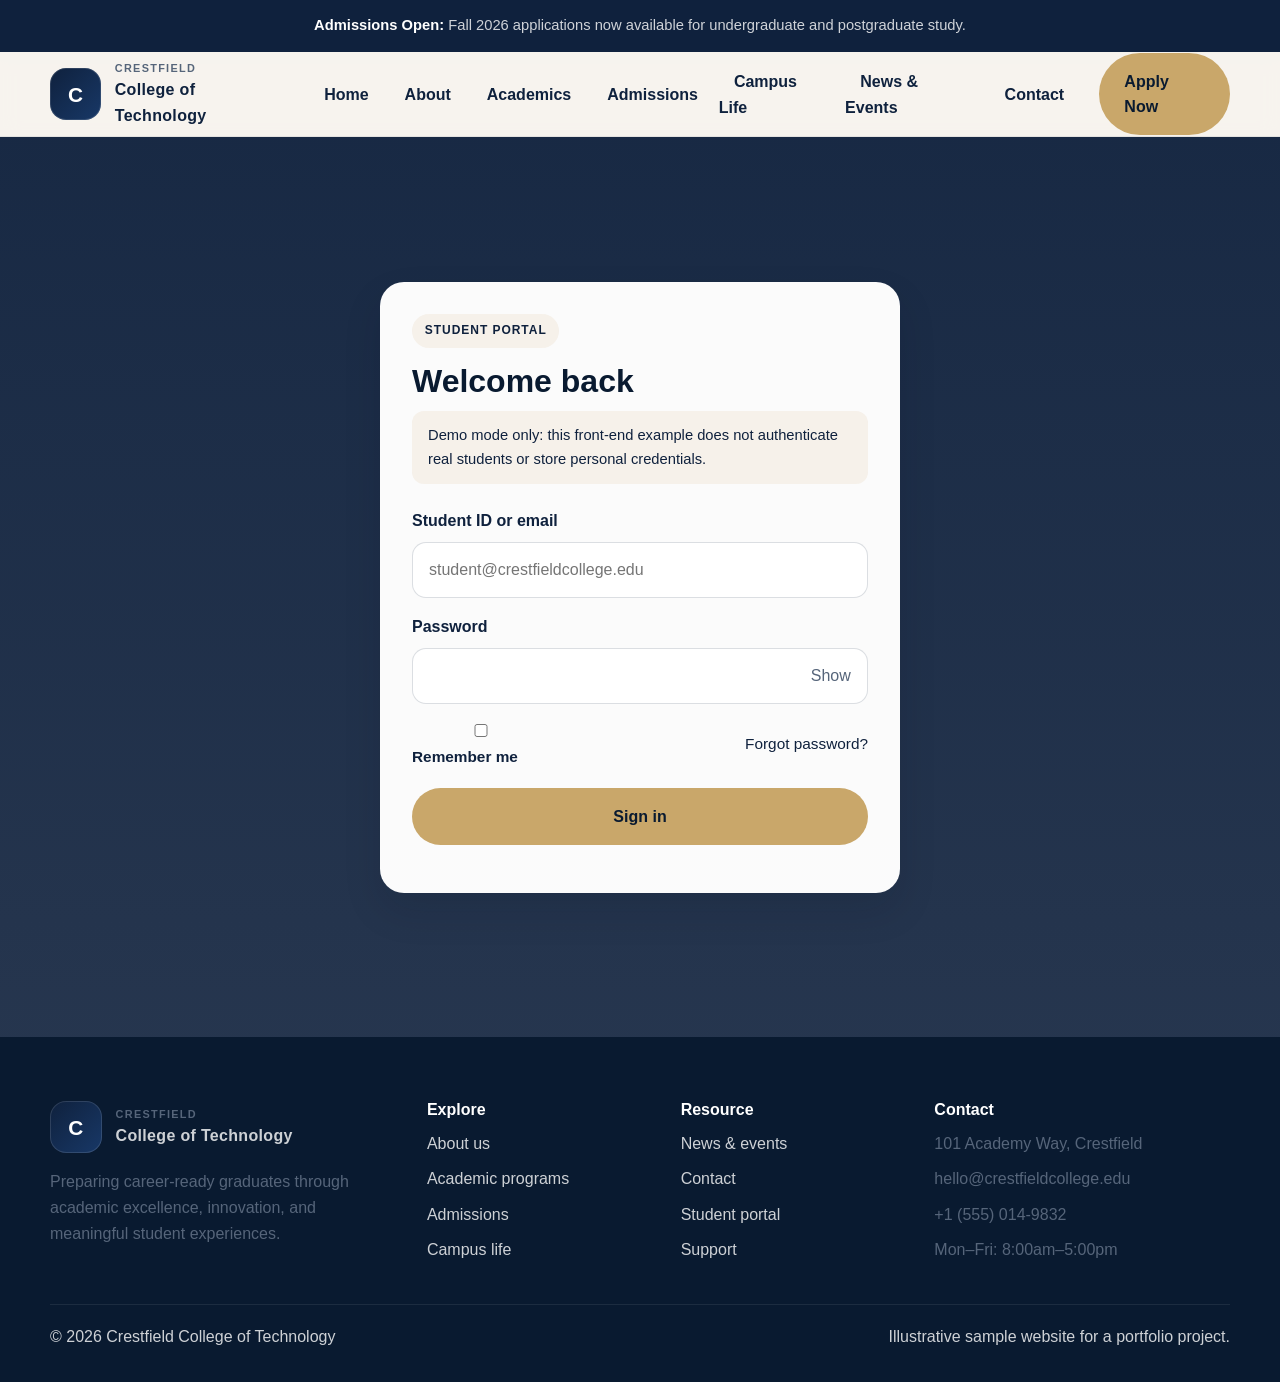
<file: student-portal.html>
<!DOCTYPE html>
<html lang="en">
  <head>
    <meta charset="UTF-8" />
    <meta name="viewport" content="width=device-width, initial-scale=1.0" />
    <meta name="description" content="Demo-only student portal login page for a static college website built with HTML, CSS, and JavaScript." />
    <meta property="og:title" content="Student Portal | Crestfield College" />
    <meta property="og:description" content="Demo-only student portal login page for a static college website built with HTML, CSS, and JavaScript." />
    <meta property="og:type" content="website" />
    <meta property="og:image" content="https://images.unsplash.com/photo-1523240795612-9a054b0db644?auto=format&fit=crop&w=1400&q=80" />
    <title>Student Portal | Crestfield College</title>
    <link rel="icon" type="image/svg+xml" href="data:image/svg+xml,%3Csvg xmlns='http://www.w3.org/2000/svg' viewBox='0 0 64 64'%3E%3Crect width='64' height='64' rx='18' fill='%230f213d'/%3E%3Ctext x='50%25' y='54%25' dominant-baseline='middle' text-anchor='middle' fill='white' font-size='36' font-family='Arial, sans-serif'%3EC%3C/text%3E%3C/svg%3E" />
    <link rel="stylesheet" href="./css/style.css" />
  </head>
  <body class="portal-page">
    
<div class="site-announcement"><div class="container"><strong>Admissions Open:</strong> Fall 2026 applications now available for undergraduate and postgraduate study.</div></div>
<header class="site-header">
  <div class="container header-inner">
    <a class="brand" href="./index.html" aria-label="Crestfield College homepage">
      <span class="brand-mark">C</span>
      <span class="brand-text"><small>Crestfield</small><strong>College of Technology</strong></span>
    </a>
    <nav class="primary-nav" aria-label="Main navigation">
      <div class="nav-item"><a href="./index.html">Home</a></div>
      <div class="nav-item"><a href="./about.html">About</a></div>
      <div class="nav-item">
        <button type="button" aria-expanded="false">Academics</button>
        <div class="dropdown-menu">
          <a href="./programs.html">All Programs</a>
          <a href="./program-detail.html?program=computer-science">Computer Science</a>
          <a href="./program-detail.html?program=data-science">Data Science</a>
          <a href="./program-detail.html?program=business-administration">Business Administration</a>
        </div>
      </div>
      <div class="nav-item"><a href="./admissions.html">Admissions</a></div>
      <div class="nav-item"><a href="./campus-life.html">Campus Life</a></div>
      <div class="nav-item"><a href="./news.html">News &amp; Events</a></div>
      <div class="nav-item"><a href="./contact.html">Contact</a></div>
    </nav>
    <div class="header-actions">
      <a class="btn btn-primary" href="./admissions.html">Apply Now</a>
      <button class="mobile-toggle" type="button" aria-label="Toggle menu" aria-expanded="false">☰</button>
    </div>
  </div>
</header>

    
<main class="portal-wrap"><div class="portal-card reveal"><div class="eyebrow">Student portal</div><h1>Welcome back</h1><div class="portal-demo">Demo mode only: this front-end example does not authenticate real students or store personal credentials.</div><form id="portalForm" novalidate><div class="field-group"><label for="studentEmail">Student ID or email</label><input id="studentEmail" type="text" name="studentEmail" placeholder="student@crestfieldcollege.edu" required /></div><div class="field-group" style="margin-top:1rem;"><label for="password">Password</label><div class="password-toggle"><input id="password" type="password" name="password" required /><button id="togglePassword" type="button" aria-label="Show or hide password">Show</button></div></div><div class="checkbox-row" style="margin-top:1rem;"><label for="rememberMe"><input id="rememberMe" type="checkbox" /> Remember me</label><a href="./contact.html" aria-label="Forgot password">Forgot password?</a></div><div class="form-actions" style="margin-top:1.2rem;"><button class="btn btn-primary" type="submit" style="width:100%;">Sign in</button></div><div id="portalStatus" aria-live="polite" style="margin-top:1rem; font-weight:600;"></div></form></div></main>
    
<footer class="footer">
  <div class="container footer-grid">
    <div>
      <a class="brand" href="./index.html" aria-label="Crestfield College homepage">
        <span class="brand-mark">C</span>
        <span class="brand-text"><small>Crestfield</small><strong>College of Technology</strong></span>
      </a>
      <p style="margin-top:1rem; max-width: 320px;">Preparing career-ready graduates through academic excellence, innovation, and meaningful student experiences.</p>
    </div>
    <div>
      <h4>Explore</h4>
      <ul class="card-list">
        <li><a href="./about.html">About us</a></li>
        <li><a href="./programs.html">Academic programs</a></li>
        <li><a href="./admissions.html">Admissions</a></li>
        <li><a href="./campus-life.html">Campus life</a></li>
      </ul>
    </div>
    <div>
      <h4>Resource</h4>
      <ul class="card-list">
        <li><a href="./news.html">News &amp; events</a></li>
        <li><a href="./contact.html">Contact</a></li>
        <li><a href="./student-portal.html">Student portal</a></li>
        <li><a href="./404.html">Support</a></li>
      </ul>
    </div>
    <div>
      <h4>Contact</h4>
      <ul class="card-list">
        <li>101 Academy Way, Crestfield</li>
        <li>hello@crestfieldcollege.edu</li>
        <li>+1 (555) 014-9832</li>
        <li>Mon–Fri: 8:00am–5:00pm</li>
      </ul>
    </div>
  </div>
  <div class="container footer-bottom">
    <span>© <span id="year"></span> Crestfield College of Technology</span>
    <span>Illustrative sample website for a portfolio project.</span>
  </div>
</footer>
<button class="back-to-top" type="button" aria-label="Back to top">↑</button>

    <script src="./js/main.js"></script>
  </body>
</html>
</file>
<file: css/style.css>
:root {
  --navy: #0f213d;
  --navy-deep: #091a30;
  --navy-soft: #1e3858;
  --gold: #c9a76a;
  --gold-soft: #e7d2a5;
  --ivory: #f7f3ee;
  --white: #ffffff;
  --slate: #56657a;
  --slate-soft: #dfe6ee;
  --shadow: 0 18px 38px rgba(11, 20, 34, 0.12);
  --radius: 20px;
  --radius-small: 12px;
  --container: 1180px;
}

* { box-sizing: border-box; }
html { scroll-behavior: smooth; }
body {
  margin: 0;
  font-family: "Segoe UI", Arial, sans-serif;
  background: var(--ivory);
  color: var(--navy);
  line-height: 1.6;
}
img { max-width: 100%; display: block; }
a { color: inherit; text-decoration: none; }
button, input, select, textarea { font: inherit; }
.container {
  width: min(var(--container), calc(100% - 2rem));
  margin: 0 auto;
}
img { vertical-align: middle; }

h1, h2, h3, h4 {
  margin: 0 0 0.75rem;
  line-height: 1.12;
  color: var(--navy-deep);
  font-weight: 700;
}

p { margin: 0 0 1rem; color: var(--slate); }

.eyebrow {
  display: inline-block;
  margin-bottom: 1rem;
  padding: 0.45rem 0.8rem;
  border-radius: 999px;
  background: rgba(201, 167, 106, 0.12);
  color: var(--navy);
  font-size: 0.75rem;
  letter-spacing: 0.08em;
  text-transform: uppercase;
  font-weight: 700;
}

.page-hero {
  padding: 7.5rem 0 4rem;
  background: linear-gradient(180deg, rgba(15, 33, 61, 0.95), rgba(15, 33, 61, 0.82)),
    url('https://images.unsplash.com/photo-1523050854058-8df90110c9f1?auto=format&fit=crop&w=1400&q=80') center/cover no-repeat;
  color: var(--white);
}
.page-hero h1 { color: var(--white); font-size: clamp(2.2rem, 4vw, 4rem); }
.page-hero p { color: rgba(255,255,255,0.8); max-width: 700px; }
.page-hero .breadcrumbs { font-size: 0.9rem; color: rgba(255,255,255,0.8); }

.section { padding: 6rem 0; }
.section-header {
  display: flex;
  justify-content: space-between;
  gap: 1rem;
  align-items: end;
  margin-bottom: 2rem;
}
.section-header h2 { font-size: clamp(2rem, 3vw, 2.8rem); }
.section-header p { max-width: 600px; }

.btn {
  display: inline-flex;
  align-items: center;
  justify-content: center;
  gap: 0.5rem;
  font-weight: 600;
  border: 1px solid transparent;
  border-radius: 999px;
  padding: 0.9rem 1.5rem;
  transition: transform 0.2s ease, box-shadow 0.2s ease, background 0.2s ease;
  cursor: pointer;
}
.btn:hover,
.btn:focus-visible {
  transform: translateY(-2px);
  box-shadow: 0 12px 20px rgba(15, 33, 61, 0.14);
}
.btn-primary {
  background: var(--gold);
  color: var(--navy-deep);
}
.btn-secondary {
  background: transparent;
  color: var(--navy);
  border-color: rgba(15, 33, 61, 0.2);
}
.btn-neutral {
  background: var(--navy);
  color: var(--white);
}

.site-announcement {
  background: var(--navy);
  color: rgba(255,255,255,0.8);
  padding: 0.9rem 0;
  font-size: 0.92rem;
  text-align: center;
}
.site-announcement strong { color: var(--white); }

.site-header {
  position: sticky;
  top: 0;
  z-index: 50;
  background: rgba(247, 243, 238, 0.92);
  backdrop-filter: blur(10px);
  border-bottom: 1px solid rgba(15, 33, 61, 0.08);
}
.header-inner {
  display: flex;
  align-items: center;
  justify-content: space-between;
  gap: 1.25rem;
  min-height: 84px;
}
.brand {
  display: flex;
  align-items: center;
  gap: 0.85rem;
  font-weight: 800;
  letter-spacing: 0.02em;
}
.brand-mark {
  width: 52px;
  height: 52px;
  border-radius: 16px;
  background: linear-gradient(135deg, var(--navy), #183867);
  color: var(--white);
  display: grid;
  place-items: center;
  font-size: 1.3rem;
  font-weight: 900;
  box-shadow: inset 0 0 0 1px rgba(255,255,255,0.12);
}
.brand-text small {
  display: block;
  font-size: 0.68rem;
  color: var(--slate);
  letter-spacing: 0.12em;
  text-transform: uppercase;
}
.brand-text strong { font-size: 1rem; }

.primary-nav {
  display: flex;
  align-items: center;
  gap: 0.35rem;
}
.nav-item { position: relative; }
.nav-item > a,
.nav-item > button {
  background: transparent;
  border: none;
  color: var(--navy);
  font-weight: 600;
  padding: 0.8rem 0.95rem;
  border-radius: 10px;
  cursor: pointer;
}
.nav-item > a:hover,
.nav-item > a:focus-visible,
.nav-item > button:hover,
.nav-item > button:focus-visible,
.nav-item.is-active > a {
  background: rgba(15, 33, 61, 0.05);
  outline: none;
}
.nav-item.is-active > a { color: var(--navy-deep); }
.dropdown-menu {
  position: absolute;
  top: calc(100% + 0.6rem);
  left: 0;
  min-width: 220px;
  background: var(--white);
  border-radius: 16px;
  box-shadow: var(--shadow);
  border: 1px solid rgba(15, 33, 61, 0.08);
  opacity: 0;
  visibility: hidden;
  transform: translateY(8px);
  transition: all 0.2s ease;
  padding: 0.7rem;
}
.nav-item.open .dropdown-menu,
.nav-item:focus-within .dropdown-menu {
  opacity: 1;
  visibility: visible;
  transform: translateY(0);
}
.dropdown-menu a {
  display: block;
  padding: 0.7rem 0.8rem;
  border-radius: 10px;
  color: var(--navy);
}
.dropdown-menu a:hover,
.dropdown-menu a:focus-visible { background: rgba(15, 33, 61, 0.05); }

.header-actions { display: flex; align-items: center; gap: 0.8rem; }
.mobile-toggle {
  display: none;
  background: transparent;
  border: 1px solid rgba(15, 33, 61, 0.12);
  width: 46px;
  height: 46px;
  border-radius: 12px;
  cursor: pointer;
}

.hero {
  padding: 5.5rem 0 4rem;
  background: linear-gradient(90deg, rgba(247,243,238,0.96) 0%, rgba(247,243,238,0.9) 45%, rgba(247,243,238,0.7) 100%);
}
.hero-grid {
  display: grid;
  grid-template-columns: 1.1fr 0.9fr;
  gap: 2rem;
  align-items: center;
}
.hero-copy h1 {
  font-size: clamp(2.7rem, 5vw, 5rem);
  letter-spacing: -0.06em;
  margin-bottom: 1.2rem;
}
.hero-copy .lead {
  font-size: 1.1rem;
  max-width: 620px;
  color: var(--slate);
}
.hero-actions { display: flex; flex-wrap: wrap; gap: 1rem; margin-top: 2rem; }
.hero-stats {
  display: grid;
  grid-template-columns: repeat(3, minmax(0, 1fr));
  gap: 1rem;
  margin-top: 2.5rem;
}
.stat-box {
  background: rgba(255, 255, 255, 0.9);
  border: 1px solid rgba(15, 33, 61, 0.06);
  border-radius: 20px;
  padding: 1rem 1.2rem;
}
.stat-box strong {
  display: block;
  font-size: 1.8rem;
  color: var(--navy-deep);
}

.hero-visual { position: relative; }
.hero-image-wrap {
  position: relative;
  border-radius: 28px;
  overflow: hidden;
  box-shadow: var(--shadow);
}
.hero-image-wrap img {
  width: 100%;
  height: 620px;
  object-fit: cover;
}
.hero-badge {
  position: absolute;
  right: 1.2rem;
  bottom: 1.2rem;
  background: rgba(255,255,255,0.9);
  border: 1px solid rgba(15,33,61,0.08);
  border-radius: 18px;
  padding: 1rem 1.2rem;
  max-width: 250px;
  box-shadow: var(--shadow);
}
.hero-badge strong { display: block; font-size: 1.3rem; }

.card-grid,
.program-grid,
.feature-grid,
.facility-grid,
.events-grid,
.news-grid,
.testimonials-grid,
.leadership-grid,
.value-grid,
.timeline,
.contact-grid,
.form-grid {
  display: grid;
  gap: 1.5rem;
}
.program-grid,
.feature-grid,
.facility-grid,
.events-grid,
.news-grid,
.testimonials-grid,
.leadership-grid,
.value-grid,
.contact-grid {
  grid-template-columns: repeat(3, minmax(0, 1fr));
}

.card {
  background: var(--white);
  border: 1px solid rgba(15, 33, 61, 0.08);
  border-radius: var(--radius);
  padding: 1.5rem;
  box-shadow: 0 12px 25px rgba(15, 33, 61, 0.04);
}
.card img {
  border-radius: 16px;
  width: 100%;
  height: 220px;
  object-fit: cover;
  margin-bottom: 1rem;
}
.program-card .meta,
.news-card .meta,
.event-card .meta { display: flex; flex-wrap: wrap; gap: 0.5rem; margin-bottom: 0.8rem; }
.meta span {
  display: inline-flex;
  align-items: center;
  background: rgba(201, 167, 106, 0.12);
  padding: 0.38rem 0.7rem;
  border-radius: 999px;
  font-size: 0.72rem;
  color: var(--navy);
  font-weight: 700;
}

.feature-icon,
.info-icon {
  width: 58px;
  height: 58px;
  border-radius: 16px;
  display: grid;
  place-items: center;
  background: rgba(201, 167, 106, 0.15);
  color: var(--navy);
  margin-bottom: 1rem;
  font-size: 1.6rem;
}
.feature-grid .card,
.value-grid .card {
  min-height: 100%;
}

.highlight-band {
  background: var(--navy);
  color: var(--white);
  padding: 2.2rem 0;
}
.highlight-band .band-inner {
  display: flex;
  align-items: center;
  justify-content: space-between;
  gap: 1rem;
}
.highlight-band strong { font-size: clamp(1.5rem, 2vw, 2.4rem); }

.process-grid,
.stats-panel {
  display: grid;
  grid-template-columns: repeat(4, minmax(0, 1fr));
  gap: 1.25rem;
}
.step-box {
  background: var(--white);
  border-radius: 18px;
  padding: 1.5rem;
  border: 1px solid rgba(15,33,61,0.06);
}
.step-number {
  width: 42px;
  height: 42px;
  display: grid;
  place-items: center;
  background: var(--gold);
  color: var(--navy);
  border-radius: 12px;
  font-weight: 800;
  margin-bottom: 1rem;
}

.quote-card {
  background: linear-gradient(135deg, rgba(201, 167, 106, 0.12), rgba(255,255,255,0.9));
}

.news-card strong,
.program-card strong,
.event-card strong {
  font-size: 1.2rem;
}

.faq-list {
  max-width: 860px;
  margin: 0 auto;
}
.faq-item {
  background: var(--white);
  border: 1px solid rgba(15, 33, 61, 0.08);
  border-radius: 18px;
  margin-bottom: 0.9rem;
  overflow: hidden;
}
.faq-question {
  width: 100%;
  text-align: left;
  background: transparent;
  border: none;
  padding: 1.2rem 1.3rem;
  color: var(--navy);
  font-weight: 700;
  display: flex;
  align-items: center;
  justify-content: space-between;
  gap: 1rem;
  cursor: pointer;
}
.faq-answer {
  max-height: 0;
  overflow: hidden;
  transition: max-height 0.25s ease;
}
.faq-answer p { padding: 0 1.3rem 1.2rem; margin: 0; }
.faq-item.open .faq-answer { max-height: 200px; }
.faq-item .toggle-sign { font-size: 1.4rem; }

.footer {
  background: var(--navy-deep);
  color: rgba(255,255,255,0.8);
  padding: 4rem 0 2rem;
}
.footer-grid {
  display: grid;
  grid-template-columns: 1.4fr 0.9fr 0.9fr 1.2fr;
  gap: 2rem;
}
.footer h3, .footer h4 { color: var(--white); }
.footer a { color: rgba(255,255,255,0.8); }
.footer a:hover { color: var(--white); }
.footer-bottom {
  border-top: 1px solid rgba(255,255,255,0.08);
  margin-top: 2rem;
  padding-top: 1.2rem;
  display: flex;
  justify-content: space-between;
  gap: 1rem;
  flex-wrap: wrap;
}

.back-to-top {
  position: fixed;
  right: 1.2rem;
  bottom: 1.3rem;
  width: 48px;
  height: 48px;
  border: none;
  border-radius: 50%;
  background: var(--gold);
  color: var(--navy);
  box-shadow: var(--shadow);
  cursor: pointer;
  opacity: 0;
  visibility: hidden;
  transform: translateY(12px);
  transition: all 0.2s ease;
}
.back-to-top.show {
  opacity: 1;
  visibility: visible;
  transform: translateY(0);
}

.page-grid {
  display: grid;
  grid-template-columns: 1fr 1fr;
  gap: 2rem;
  align-items: start;
}

details summary { cursor: pointer; }

.image-grid {
  display: grid;
  grid-template-columns: repeat(3, minmax(0, 1fr));
  gap: 1rem;
}
.image-grid figure {
  margin: 0;
  position: relative;
  overflow: hidden;
  border-radius: 18px;
  cursor: pointer;
}
.image-grid img {
  width: 100%;
  height: 260px;
  object-fit: cover;
  transition: transform 0.25s ease;
}
.image-grid figure:hover img { transform: scale(1.02); }

.gallery-caption {
  position: absolute;
  left: 1rem;
  right: 1rem;
  bottom: 1rem;
  background: rgba(9,26,48,0.7);
  color: var(--white);
  padding: 0.6rem 0.8rem;
  border-radius: 10px;
  font-size: 0.85rem;
}

.lightbox {
  position: fixed;
  inset: 0;
  background: rgba(9,26,48,0.82);
  display: grid;
  place-items: center;
  padding: 1.5rem;
  z-index: 120;
  opacity: 0;
  visibility: hidden;
  transition: opacity 0.2s ease;
}
.lightbox.open {
  opacity: 1;
  visibility: visible;
}
.lightbox-inner {
  position: relative;
  max-width: min(900px, 90vw);
  background: var(--white);
  border-radius: 20px;
  overflow: hidden;
  box-shadow: var(--shadow);
}
.lightbox-inner img {
  width: 100%;
  max-height: 78vh;
  object-fit: cover;
}
.lightbox-close {
  position: absolute;
  top: 0.8rem;
  right: 0.8rem;
  border: none;
  width: 36px;
  height: 36px;
  border-radius: 50%;
  background: rgba(9,26,48,0.9);
  color: var(--white);
  cursor: pointer;
}

.form-panel {
  background: var(--white);
  border-radius: 22px;
  padding: 2rem;
  border: 1px solid rgba(15,33,61,0.08);
  box-shadow: 0 12px 20px rgba(15,33,61,0.04);
}
.form-row {
  display: grid;
  grid-template-columns: repeat(2, minmax(0,1fr));
  gap: 1rem;
}
label {
  display: block;
  font-weight: 600;
  margin-bottom: 0.5rem;
  color: var(--navy);
}
input, select, textarea {
  width: 100%;
  padding: 0.9rem 1rem;
  border: 1px solid rgba(15,33,61,0.15);
  border-radius: 14px;
  background: #fff;
  color: var(--navy);
}
input:focus-visible, select:focus-visible, textarea:focus-visible, button:focus-visible {
  outline: 3px solid rgba(201,167,106,0.35);
  outline-offset: 2px;
}
textarea { min-height: 140px; resize: vertical; }
.form-actions {
  display: flex;
  justify-content: space-between;
  gap: 0.8rem;
  margin-top: 1.4rem;
}
.form-step { display: none; }
.form-step.active { display: block; }
.progress-steps {
  display: grid;
  grid-template-columns: repeat(5, minmax(0,1fr));
  gap: 0.8rem;
  margin-bottom: 2rem;
}
.progress-step {
  text-align: center;
  padding: 0.8rem 0.5rem;
  border-radius: 12px;
  background: rgba(15,33,61,0.04);
  color: var(--slate);
  font-size: 0.8rem;
  font-weight: 700;
}
.progress-step.active {
  background: var(--navy);
  color: var(--white);
}
.progress-step.complete {
  background: rgba(201,167,106,0.2);
  color: var(--navy);
}
.error-message {
  display: none;
  color: #b42318;
  font-size: 0.82rem;
  margin-top: 0.45rem;
}
.field-error { border-color: #b42318; }
.form-success {
  display: none;
  margin-top: 1rem;
  padding: 1rem 1.2rem;
  background: rgba(73, 155, 94, 0.08);
  border: 1px solid rgba(73, 155, 94, 0.2);
  border-radius: 12px;
  color: #1d5b3b;
  font-weight: 600;
}

.filter-bar {
  display: flex;
  gap: 1rem;
  flex-wrap: wrap;
  align-items: center;
  margin-bottom: 2rem;
}
.filter-bar .field {
  min-width: 200px;
  flex: 1;
}
.filter-bar .field select,
.filter-bar .field input {
  background: var(--white);
}
.empty-state {
  display: none;
  background: var(--white);
  border: 1px dashed rgba(15,33,61,0.2);
  border-radius: 18px;
  padding: 2rem;
  text-align: center;
}
.empty-state.show { display: block; }

.news-filter-wrap,
.contact-parts {
  display: grid;
  grid-template-columns: 1.3fr 0.7fr;
  gap: 2rem;
  align-items: start;
}

.portal-wrap {
  min-height: 100vh;
  display: grid;
  place-items: center;
  padding: 4rem 1rem;
  background: linear-gradient(180deg, rgba(15, 33, 61, 0.96), rgba(15,33,61,0.9)),
    url('https://images.unsplash.com/photo-1523240795612-9a054b0db644?auto=format&fit=crop&w=1600&q=80') center/cover no-repeat;
}
.portal-card {
  width: min(520px, 100%);
  background: rgba(255,255,255,0.98);
  border-radius: 24px;
  padding: 2rem;
  box-shadow: var(--shadow);
}
.portal-demo {
  background: rgba(201,167,106,0.12);
  color: var(--navy);
  border-radius: 12px;
  padding: 0.8rem 1rem;
  margin-bottom: 1.5rem;
  font-size: 0.92rem;
}
.form-inline { display: flex; align-items: center; gap: 0.8rem; }
.checkbox-row {
  display: flex;
  align-items: center;
  justify-content: space-between;
  gap: 1rem;
  font-size: 0.96rem;
}
.checkbox-row label { margin: 0; }
.password-toggle { position: relative; }
.password-toggle button {
  position: absolute;
  right: 0.7rem;
  top: 50%;
  transform: translateY(-50%);
  background: transparent;
  border: none;
  color: var(--slate);
  cursor: pointer;
}

.reveal {
  opacity: 0;
  transform: translateY(20px);
  transition: opacity 0.6s ease, transform 0.6s ease;
}
.reveal.visible {
  opacity: 1;
  transform: translateY(0);
}

.card-list { list-style: none; padding: 0; margin: 0; }
.card-list li { margin-bottom: 0.6rem; color: var(--slate); }

@media (max-width: 1024px) {
  .program-grid,
  .feature-grid,
  .facility-grid,
  .events-grid,
  .news-grid,
  .testimonials-grid,
  .leadership-grid,
  .value-grid,
  .contact-grid,
  .footer-grid,
  .page-grid,
  .news-filter-wrap,
  .contact-parts {
    grid-template-columns: repeat(2, minmax(0, 1fr));
  }
  .hero-grid { grid-template-columns: 1fr; }
  .hero-image-wrap img { height: 480px; }
  .process-grid { grid-template-columns: repeat(2, minmax(0,1fr)); }
}

@media (max-width: 780px) {
  .site-header { position: sticky; }
  .mobile-toggle { display: inline-grid; place-items: center; }
  .primary-nav {
    position: absolute;
    left: 1rem;
    right: 1rem;
    top: calc(100% + 0.4rem);
    background: rgba(255,255,255,0.98);
    border: 1px solid rgba(15,33,61,0.08);
    box-shadow: var(--shadow);
    border-radius: 18px;
    padding: 0.8rem;
    display: none;
    flex-direction: column;
    align-items: stretch;
  }
  .site-header.nav-open .primary-nav { display: flex; }
  .nav-item > a,
  .nav-item > button {
    width: 100%;
    text-align: left;
    padding: 0.8rem 0.7rem;
  }
  .dropdown-menu {
    position: static;
    box-shadow: none;
    border-radius: 10px;
    border: 1px solid rgba(15,33,61,0.06);
    margin-top: 0.35rem;
    opacity: 1; visibility: visible; transform: none; display: none;
  }
  .nav-item.open .dropdown-menu { display: block; }
  .header-actions .btn { display: none; }
  .program-grid,
  .feature-grid,
  .facility-grid,
  .events-grid,
  .news-grid,
  .testimonials-grid,
  .leadership-grid,
  .value-grid,
  .contact-grid,
  .footer-grid,
  .page-grid,
  .news-filter-wrap,
  .contact-parts,
  .process-grid,
  .stats-panel,
  .image-grid,
  .progress-steps,
  .form-row {
    grid-template-columns: 1fr;
  }
  .hero-stats { grid-template-columns: 1fr; }
  .section-header,
  .highlight-band .band-inner,
  .footer-bottom,
  .form-actions,
  .checkbox-row {
    display: block;
  }
  .section { padding: 4.5rem 0; }
  .form-panel { padding: 1.2rem; }
  .page-hero { padding-top: 6rem; }
  .hero-copy h1 { font-size: clamp(2.3rem, 10vw, 3.5rem); }
}

@media (prefers-reduced-motion: reduce) {
  html { scroll-behavior: auto; }
  *, *::before, *::after {
    animation-duration: 0.01ms !important;
    animation-iteration-count: 1 !important;
    transition-duration: 0.01ms !important;
    scroll-behavior: auto !important;
  }
}
</file>
